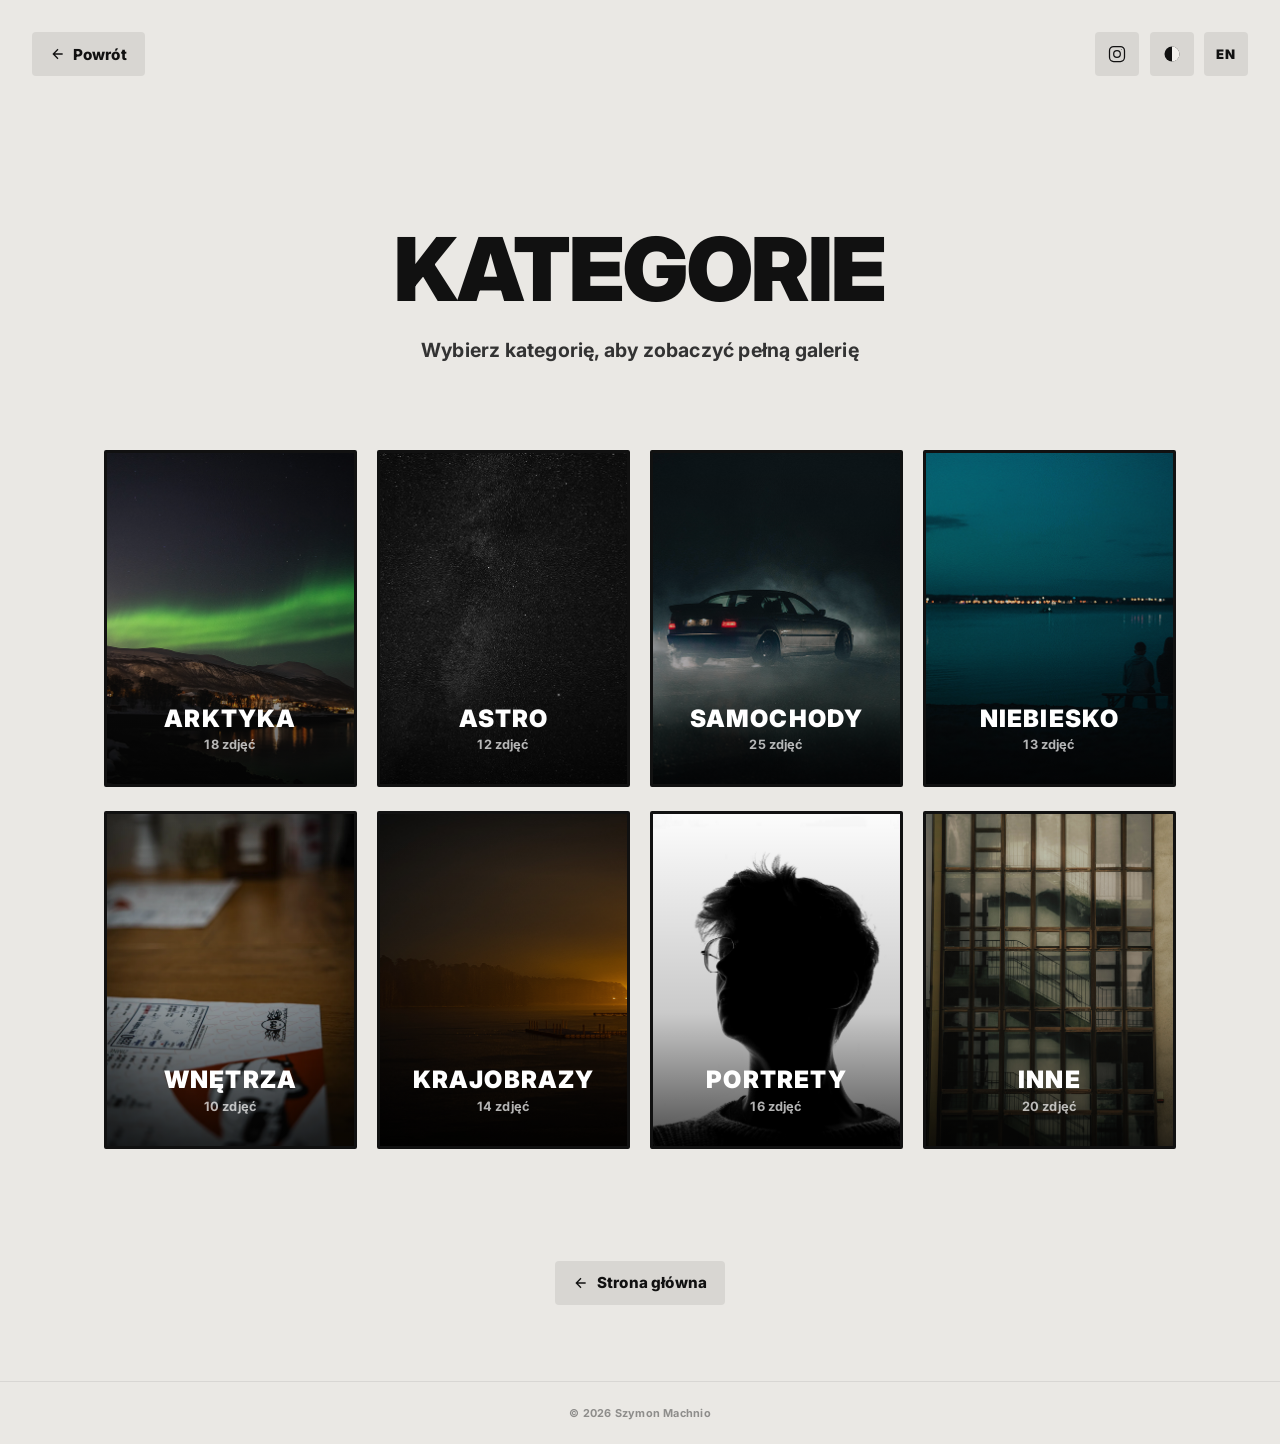
<file: categories.html>
<!DOCTYPE html>
<html lang="pl">

<head>
  <meta charset="UTF-8">
  <meta name="viewport" content="width=device-width, initial-scale=1.0">
  <meta name="description" content="Photography Categories — Szymon Machnio">
  <meta http-equiv="Cache-Control" content="no-cache, no-store, must-revalidate">
  <meta http-equiv="Pragma" content="no-cache">
  <meta http-equiv="Expires" content="0">
  <meta property="og:title" content="Szymon Machnio - Categories">
  <meta property="og:description"
    content="Browse Szymon Machnio's photo categories — arctic, astrophotography, automotive, landscapes, and more.">
  <meta property="og:image" content="assets/images/Featured-Works/first.webp">
  <meta property="og:type" content="website">
  <title>Szymon Machnio - Categories</title>
  <link rel="icon" type="image/png" href="assets/images/favicon.png">
  <link rel="apple-touch-icon" sizes="180x180" href="assets/images/favicon.png">
  <link rel="manifest" href="manifest.json">
  <link rel="stylesheet" href="css/styles.css?v=1.1">
</head>

<body>


  <header class="header" id="header">
    <nav class="nav nav--left" data-i18n-aria="aria.nav" aria-label="Nawigacja">
      <a href="index.html" class="btn">
        <svg viewBox="0 0 24 24" fill="none" stroke="currentColor" stroke-width="2"
          style="width:1rem;height:1rem;margin-right:0.4rem" aria-hidden="true">
          <path d="M19 12H5M12 5l-7 7 7 7" />
        </svg>
        <span data-i18n="categories.return">Powrót</span>
      </a>
    </nav>

    <div class="nav nav--right">
      <a href="https://www.instagram.com/szymon_machnie_photo/" class="btn btn--icon" target="_blank"
        rel="noopener noreferrer" data-i18n-aria="aria.instagram" aria-label="Instagram">
        <svg viewBox="0 0 24 24" fill="none" stroke="currentColor" stroke-width="1.5" aria-hidden="true">
          <rect x="3" y="3" width="18" height="18" rx="5" />
          <circle cx="12" cy="12" r="4" />
          <circle cx="17.5" cy="6.5" r="0.5" fill="currentColor" stroke="none" />
        </svg>
      </a>
      <button type="button" class="btn btn--icon" id="theme-toggle" data-i18n-aria="aria.theme"
        aria-label="Przełącz motyw">
        <svg viewBox="0 0 24 24" aria-hidden="true">
          <circle cx="12" cy="12" r="9" fill="currentColor" />
          <path d="M12 3 A9 9 0 0 1 12 21 Z" class="theme-toggle-contrast" />
        </svg>
      </button>
      <button type="button" class="btn btn--lang" id="lang-toggle" data-i18n-aria="aria.lang" aria-label="Zmień język">
        <span class="lang-toggle__label">EN</span>
      </button>
    </div>
  </header>

  <div class="page" id="page">
    <main>
      <section class="categories-hero">
        <h1 class="categories-hero__title" data-i18n="categories.title">Kategorie</h1>
        <p class="categories-hero__subtitle" data-i18n="categories.subtitle">Wybierz kategorię, aby zobaczyć pełną
          galerię</p>
      </section>

      <!-- row 1: 4 cards -->
      <div class="categories-grid">
        <a href="category.html?cat=arctic" class="category-card" aria-label="Arctic">
          <img src="assets/images/Works/arctic.webp" alt="Arctic" class="category-card__img" loading="lazy">
          <div class="category-card__overlay">
            <span class="category-card__name" data-i18n="cat.arctic.name">Arktyka</span>
            <span class="category-card__count" data-count="18">18 zdjęć</span>
          </div>
        </a>

        <a href="category.html?cat=astro" class="category-card" aria-label="Astro">
          <img src="assets/images/Works/astro.webp" alt="Astro" class="category-card__img" loading="lazy">
          <div class="category-card__overlay">
            <span class="category-card__name" data-i18n="cat.astro.name">Astro</span>
            <span class="category-card__count" data-count="12">12 zdjęć</span>
          </div>
        </a>

        <a href="category.html?cat=automotive" class="category-card" aria-label="Automotive">
          <img src="assets/images/Works/automotive.webp" alt="Automotive" class="category-card__img" loading="lazy">
          <div class="category-card__overlay">
            <span class="category-card__name" data-i18n="cat.automotive.name">Samochody</span>
            <span class="category-card__count" data-count="25">25 zdjęć</span>
          </div>
        </a>

        <a href="category.html?cat=blue" class="category-card" aria-label="Blue">
          <img src="assets/images/Works/blue.webp" alt="Blue" class="category-card__img" loading="lazy">
          <div class="category-card__overlay">
            <span class="category-card__name" data-i18n="cat.blue.name">Niebiesko</span>
            <span class="category-card__count" data-count="13">13 zdjęć</span>
          </div>
        </a>
      </div>

      <!-- row 2: 4 cards -->
      <div class="categories-grid categories-grid--bottom">
        <a href="category.html?cat=interiors" class="category-card" aria-label="Interiors">
          <img src="assets/images/Works/interiors.webp" alt="Interiors" class="category-card__img" loading="lazy">
          <div class="category-card__overlay">
            <span class="category-card__name" data-i18n="cat.interiors.name">Wnętrza</span>
            <span class="category-card__count" data-count="10">10 zdjęć</span>
          </div>
        </a>

        <a href="category.html?cat=landscapes" class="category-card" aria-label="Landscapes">
          <img src="assets/images/Works/landscapes.webp" alt="Landscapes" class="category-card__img" loading="lazy">
          <div class="category-card__overlay">
            <span class="category-card__name" data-i18n="cat.landscapes.name">Krajobrazy</span>
            <span class="category-card__count" data-count="14">14 zdjęć</span>
          </div>
        </a>

        <a href="category.html?cat=portraits" class="category-card" aria-label="Portraits">
          <img src="assets/images/Works/portrait.webp" alt="Portraits" class="category-card__img" loading="lazy">
          <div class="category-card__overlay">
            <span class="category-card__name" data-i18n="cat.portraits.name">Portrety</span>
            <span class="category-card__count" data-count="16">16 zdjęć</span>
          </div>
        </a>

        <a href="category.html?cat=other" class="category-card" aria-label="Other">
          <img src="assets/images/Works/other.webp" alt="Other" class="category-card__img" loading="lazy">
          <div class="category-card__overlay">
            <span class="category-card__name" data-i18n="cat.other.name">Inne</span>
            <span class="category-card__count" data-count="20">20 zdjęć</span>
          </div>
        </a>
      </div>

      <div class="categories-back">
        <a href="index.html" class="btn">
          <svg viewBox="0 0 24 24" fill="none" stroke="currentColor" stroke-width="2" aria-hidden="true">
            <path d="M19 12H5M12 5l-7 7 7 7" />
          </svg>
          <span data-i18n="categories.back">Strona główna</span>
        </a>
      </div>
    </main>

    <footer class="footer">
      <p class="footer__copy" id="footer-year" data-i18n="footer.copy">&copy; Szymon Machnio</p>
    </footer>
  </div>

  <script src="js/i18n.js?v=1.1"></script>
  <script src="js/theme.js?v=1.1"></script>
  <script>
    /* ── i18n ── */
    initI18n();

    /* ── Footer year ── */
    (function () {
      var el = document.querySelector(".footer__copy");
      if (el) {
        el.textContent = "\u00A9 " + new Date().getFullYear() + " Szymon Machnio";
      }
    })();

    // Update photo counts when language changes
    function updatePhotoCounts() {
      const lang = getSavedLang();
      const word = lang === "pl" ? "zdjęć" : "photos";
      document.querySelectorAll(".category-card__count[data-count]").forEach(el => {
        el.textContent = el.getAttribute("data-count") + " " + word;
      });
    }
    updatePhotoCounts();

    document.addEventListener("langchange", updatePhotoCounts);
  </script>
</body>

</html>
</file>
<file: css/styles.css>
@font-face {
  font-family: 'Inter';
  src:
    url('../assets/fonts/Inter-VariableFont_opsz,wght.ttf') format('truetype-variations'),
    url('../assets/fonts/Inter-VariableFont_opsz,wght.ttf') format('truetype');
  font-weight: 100 900;
  font-style: normal;
  font-display: swap;
}

*,
*::before,
*::after {
  box-sizing: border-box;
  margin: 0;
  padding: 0;
}

:root {
  --bg: #eae8e4;
  --bg-btn: #d8d6d2;
  --text: #111111;
  --text-muted: #333333;
  --contrast: #f2f0ec;

  --blur-duration: 0.75s;
  --gallery-border: var(--text);
  --header-pad: clamp(1.25rem, 3vw, 2rem);
  --btn-height: clamp(2.25rem, 5vw, 2.75rem);
  --btn-font: clamp(0.8rem, 2vw, 0.95rem);
  --btn-icon: clamp(2.25rem, 5vw, 2.75rem);
  --btn-icon-svg: clamp(1.05rem, 2.8vw, 1.25rem);
}

[data-theme="dark"] {
  --bg: #111111;
  --bg-btn: #2a2a2a;
  --text: #eae8e4;
  --text-muted: #c8c6c2;
  --contrast: #111111;

  --gallery-border: var(--text);
}

html {
  scroll-behavior: smooth;
}

body {
  font-family: 'Inter', sans-serif;
  font-optical-sizing: auto;
  background-color: var(--bg);
  color: var(--text);
  min-height: 100dvh;
  overflow-x: hidden;
  transition: background-color 0.35s ease, color 0.35s ease;
}



.page {
  position: relative;
  z-index: 1;
  min-height: 100dvh;
  will-change: filter, opacity;
  transform: translateZ(0);
  animation: blur-reveal var(--blur-duration) cubic-bezier(0.33, 1, 0.68, 1) forwards;
}

@keyframes blur-reveal {
  0% {
    filter: blur(14px);
    opacity: 0.3;
  }
  70% {
    filter: blur(3px);
    opacity: 0.85;
  }
  100% {
    filter: blur(0.01px);
    opacity: 1;
  }
}

.header {
  position: fixed;
  top: 0;
  left: 0;
  right: 0;
  z-index: 20;
  display: flex;
  justify-content: space-between;
  align-items: flex-start;
  padding: var(--header-pad);
  gap: 1rem;
  flex-wrap: wrap;
  pointer-events: none;
}

.header .btn,
.header a {
  pointer-events: auto;
}

.nav {
  display: flex;
  gap: clamp(0.45rem, 1.2vw, 0.65rem);
  flex-wrap: wrap;
}

.btn {
  display: inline-flex;
  align-items: center;
  justify-content: center;
  min-height: var(--btn-height);
  padding: 0.4rem clamp(0.85rem, 2.5vw, 1.15rem);
  background: var(--bg-btn);
  color: var(--text);
  border: none;
  border-radius: 4px;
  font-family: "Inter", system-ui, -apple-system, sans-serif;
  font-size: var(--btn-font);
  font-weight: 800;
  letter-spacing: 0.01em;
  text-decoration: none;
  cursor: pointer;
  transition:
    background-color 0.25s ease,
    color 0.25s ease,
    transform 0.2s ease,
    box-shadow 0.25s ease;
  white-space: nowrap;
}

.btn:hover {
  transform: translateY(-2px);
  box-shadow: 0 4px 12px rgba(0, 0, 0, 0.15);
  background: color-mix(in srgb, var(--bg-btn) 85%, var(--text));
}

.btn:active {
  transform: translateY(0);
  box-shadow: none;
}

.btn--icon {
  width: var(--btn-icon);
  height: var(--btn-icon);
  padding: 0;
}

.btn--icon svg {
  width: var(--btn-icon-svg);
  height: var(--btn-icon-svg);
}

.theme-toggle-contrast {
  fill: var(--contrast);
}

.btn--lang {
  min-width: var(--btn-icon);
  height: var(--btn-icon);
  padding: 0 0.5rem;
  font-family: "Inter", system-ui, -apple-system, sans-serif;
  font-size: clamp(0.7rem, 1.8vw, 0.82rem);
  font-weight: 900;
  letter-spacing: 0.06em;
  text-transform: uppercase;
}

.lang-toggle__label {
  pointer-events: none;
}

.hero {
  position: relative;
  display: flex;
  align-items: center;
  justify-content: center;
  padding: clamp(2rem, 8vw, 4rem) clamp(1rem, 4vw, 2rem);
  min-height: 100dvh;
}

.hero__title {
  font-family: "Inter", system-ui, -apple-system, sans-serif;
  font-size: clamp(2.75rem, 12.5vw, 9.5rem);
  font-weight: 900;
  letter-spacing: -0.03em;
  line-height: 0.92;
  text-align: center;
  text-transform: uppercase;
  width: 100%;
  max-width: 96vw;
  word-break: break-word;
}

.section {
  padding: clamp(3rem, 10vw, 6rem) clamp(1.5rem, 6vw, 4rem);
  max-width: 1200px;
  margin: 0 auto;
  width: 100%;
}

.section--centered {
  text-align: center;
  display: flex;
  flex-direction: column;
  align-items: center;
}

.section--full {
  min-height: 100dvh;
  display: flex;
  flex-direction: column;
  align-items: center;
  justify-content: center;
}

.section-divider {
  width: clamp(2rem, 8vw, 4rem);
  height: 1px;
  background: color-mix(in srgb, var(--text) 15%, transparent);
  margin: 0 auto;
  transition: background 0.35s ease;
}

.section__title {
  font-family: "Inter", system-ui, -apple-system, sans-serif;
  font-size: clamp(1.25rem, 4vw, 2rem);
  font-weight: 800;
  text-transform: uppercase;
  letter-spacing: 0.04em;
  margin-bottom: clamp(1.5rem, 4vw, 2.5rem);
}

.section__text {
  font-family: 'Inter', sans-serif;
  font-size: clamp(1.08rem, 2.8vw, 1.35rem);
  font-weight: 700;
  letter-spacing: -0.01em;
  line-height: 1.75;
  color: var(--text-muted);
  max-width: 55ch;
}

.section__text a {
  color: inherit;
  text-decoration: underline;
  text-underline-offset: 3px;
  transition: opacity 0.2s ease;
}

.section__text a:hover {
  opacity: 0.7;
}

.gallery {
  display: grid;
  grid-template-columns: repeat(4, 1fr);
  gap: clamp(0.75rem, 2vw, 1.25rem);
  max-width: 1200px;
  margin: 0 auto;
}

.gallery__item {
  aspect-ratio: 4 / 5;
  background: var(--bg-btn);
  border-radius: 2px;
  overflow: hidden;
  border: 3px solid var(--gallery-border);
  cursor: pointer;
  transition: background-color 0.35s ease, border-color 0.35s ease;
}

.section__cta {
  margin-top: clamp(2rem, 5vw, 3rem);
  text-align: center;
}

.btn--cta {
  gap: 0.6rem;
  padding: 0.6rem clamp(1.25rem, 3vw, 1.75rem);
  font-size: clamp(0.85rem, 2vw, 1rem);
  letter-spacing: 0.04em;
  text-transform: uppercase;
}

.btn--cta svg {
  width: 1.15rem;
  height: 1.15rem;
  transition: transform 0.25s ease;
}

.btn--cta:hover svg {
  transform: translateX(4px);
}

.gallery__item img {
  width: 100%;
  height: 100%;
  object-fit: cover;
  display: block;
  transition: transform 0.4s cubic-bezier(0.22, 1, 0.36, 1);
}

.gallery__item:hover img {
  transform: scale(1.03);
}

.gallery__item:focus-visible {
  outline: 2px solid var(--text);
  outline-offset: 2px;
}

.scroll-hint {
  position: absolute;
  bottom: clamp(1.25rem, 4vw, 2.5rem);
  left: 50%;
  transform: translateX(-50%);
  color: var(--text);
  opacity: 0.5;
  pointer-events: none;
  transition: opacity 0.4s ease;
  z-index: 5;
}

.scroll-hint--hidden {
  opacity: 0;
}

.scroll-hint svg {
  width: clamp(1rem, 2.8vw, 1.25rem);
  height: clamp(1rem, 2.8vw, 1.25rem);
  animation: bounce 2s ease-in-out infinite;
}

.footer {
  padding: clamp(1rem, 3vw, 1.5rem) clamp(1.5rem, 6vw, 4rem);
  border-top: 1px solid color-mix(in srgb, var(--text) 8%, transparent);
  text-align: center;
}

.footer__copy {
  font-family: 'Inter', sans-serif;
  font-size: clamp(0.58rem, 1.45vw, 0.68rem);
  font-weight: 700;
  color: var(--text-muted);
  opacity: 0.5;
  letter-spacing: 0.02em;
}

/* ── Lightbox ── */
.lightbox {
  position: fixed;
  inset: 0;
  z-index: 100;
  display: flex;
  align-items: center;
  justify-content: center;
  background: rgba(0, 0, 0, 0.92);
  opacity: 0;
  visibility: hidden;
  transition: opacity 0.3s ease, visibility 0.3s ease;
  cursor: pointer;
  user-select: none;
}

.lightbox--open {
  opacity: 1;
  visibility: visible;
}

.lightbox__toolbar {
  position: absolute;
  top: 0;
  left: 0;
  right: 0;
  display: flex;
  justify-content: flex-end;
  align-items: center;
  gap: 0.25rem;
  padding: clamp(0.75rem, 2vw, 1.25rem) clamp(1rem, 3vw, 2rem);
  z-index: 103;
}

.lightbox__counter {
  font-family: "Inter", system-ui, -apple-system, sans-serif;
  font-size: clamp(0.7rem, 1.5vw, 0.85rem);
  font-weight: 800;
  color: rgba(255, 255, 255, 0.6);
  letter-spacing: 0.05em;
  margin-right: auto;
}

.lightbox__btn {
  width: clamp(2rem, 5vw, 2.5rem);
  height: clamp(2rem, 5vw, 2.5rem);
  display: flex;
  align-items: center;
  justify-content: center;
  background: rgba(255, 255, 255, 0.08);
  border: none;
  border-radius: 4px;
  color: #fff;
  cursor: pointer;
  transition: background 0.2s ease, opacity 0.2s ease;
  flex-shrink: 0;
}

.lightbox__btn:hover {
  background: rgba(255, 255, 255, 0.18);
}

.lightbox__btn svg {
  width: clamp(1rem, 2.5vw, 1.25rem);
  height: clamp(1rem, 2.5vw, 1.25rem);
}

.lightbox__nav {
  position: absolute;
  top: 50%;
  transform: translateY(-50%);
  width: clamp(2.5rem, 6vw, 3.5rem);
  height: clamp(2.5rem, 6vw, 3.5rem);
  display: flex;
  align-items: center;
  justify-content: center;
  background: rgba(255, 255, 255, 0.08);
  border: none;
  border-radius: 50%;
  color: #fff;
  cursor: pointer;
  z-index: 102;
  transition: background 0.2s ease, transform 0.2s ease;
}

.lightbox__nav:hover {
  background: rgba(255, 255, 255, 0.2);
}

.lightbox__nav:active {
  transform: translateY(-50%) scale(0.92);
}

.lightbox__nav svg {
  width: clamp(1.15rem, 3vw, 1.5rem);
  height: clamp(1.15rem, 3vw, 1.5rem);
}

.lightbox__prev {
  left: clamp(0.75rem, 2vw, 1.5rem);
}

.lightbox__next {
  right: clamp(0.75rem, 2vw, 1.5rem);
}

.lightbox__img-wrap {
  display: flex;
  align-items: center;
  justify-content: center;
  width: 100%;
  height: 100%;
  overflow: hidden;
  cursor: default;
}

.lightbox__img {
  max-width: 88vw;
  max-height: 88vh;
  object-fit: contain;
  border-radius: 2px;
  transform: scale(0.95);
  transition: transform 0.3s cubic-bezier(0.22, 1, 0.36, 1);
  pointer-events: none;
}

.lightbox--open .lightbox__img {
  transform: scale(1);
}

@keyframes bounce {
  0%, 100% { transform: translateY(0); }
  50% { transform: translateY(4px); }
}

@media (max-width: 1024px) {
  .gallery {
    grid-template-columns: repeat(2, 1fr);
  }
}

@media (max-width: 600px) {
  .gallery {
    grid-template-columns: 1fr;
  }

  .lightbox__nav {
    width: 2.25rem;
    height: 2.25rem;
  }
}

@media (max-width: 480px) {
  .header {
    flex-direction: column;
    align-items: stretch;
  }

  .nav--left,
  .nav--right {
    justify-content: center;
  }

  .nav--right {
    align-self: center;
  }

  .hero__title {
    letter-spacing: -0.01em;
  }
}

@media (prefers-reduced-motion: reduce) {
  .page {
    animation: none;
    filter: none;
    opacity: 1;
  }

  .scroll-hint svg {
    animation: none;
  }

  html {
    scroll-behavior: auto;
  }

  .lightbox,
  .lightbox__img {
    transition: none;
  }
}

/* ── Category page ── */
.category-hero {
  display: flex;
  flex-direction: column;
  align-items: center;
  justify-content: center;
  min-height: 45vh;
  padding: clamp(7rem, 14vw, 11rem) clamp(1.5rem, 6vw, 4rem) clamp(2rem, 6vw, 3rem);
}

.category-hero__title {
  font-family: "Inter", system-ui, -apple-system, sans-serif;
  font-size: clamp(2rem, 8vw, 5rem);
  font-weight: 900;
  letter-spacing: -0.02em;
  text-transform: uppercase;
  text-align: center;
}

.category-hero__subtitle {
  font-family: 'Inter', sans-serif;
  font-size: clamp(0.9rem, 2.35vw, 1.14rem);
  font-weight: 700;
  letter-spacing: 0.01em;
  color: var(--text-muted);
  margin-top: 1rem;
  text-align: center;
}

.category-gallery {
  position: relative;
  max-width: 1400px;
  margin: 0 auto;
  padding: 0 clamp(1.5rem, 6vw, 4rem) clamp(3rem, 8vw, 6rem);
}

.category-gallery__item {
  position: absolute;
  left: 0;
  top: 0;
  opacity: 0;
  background: var(--bg-btn);
  border-radius: 2px;
  overflow: hidden;
  border: 3px solid var(--gallery-border);
  cursor: pointer;
  transform: translate3d(var(--m-x, 0), var(--m-y, 0), 0);
  transition: opacity 0.4s ease, background-color 0.35s ease, border-color 0.35s ease;
}

/* Reveal & enable smooth repositioning once masonry has computed layout */
.category-gallery.masonry--ready .category-gallery__item {
  opacity: 1;
  transition: opacity 0.4s ease, transform 0.3s ease,
    background-color 0.35s ease, border-color 0.35s ease;
}

.category-gallery__item:hover {
  transform: translate3d(var(--m-x, 0), var(--m-y, 0), 0) scale(1.015);
}

.category-gallery__item img {
  width: 100%;
  height: auto;
  display: block;
  transition: transform 0.4s cubic-bezier(0.22, 1, 0.36, 1);
}

.category-gallery__item:hover img {
  transform: scale(1.03);
}

.category-nav {
  display: flex;
  justify-content: center;
  gap: 1rem;
  padding: 0 clamp(1.5rem, 6vw, 4rem) clamp(3rem, 6vw, 5rem);
  flex-wrap: wrap;
}

.category-nav .btn {
  gap: 0.5rem;
}

.category-nav svg {
  width: 1rem;
  height: 1rem;
}

/* ── Categories page ── */
.categories-hero {
  display: flex;
  flex-direction: column;
  align-items: center;
  justify-content: center;
  min-height: 50vh;
  padding: clamp(7rem, 14vw, 11rem) clamp(1.5rem, 6vw, 4rem) clamp(2rem, 6vw, 3rem);
}

.categories-hero__title {
  font-family: "Inter", system-ui, -apple-system, sans-serif;
  font-size: clamp(2.25rem, 8vw, 5.5rem);
  font-weight: 900;
  letter-spacing: -0.02em;
  text-transform: uppercase;
  text-align: center;
}

.categories-hero__subtitle {
  font-family: 'Inter', sans-serif;
  font-size: clamp(0.95rem, 2.35vw, 1.22rem);
  font-weight: 700;
  letter-spacing: 0.01em;
  color: var(--text-muted);
  margin-top: 1rem;
  text-align: center;
}

.categories-grid {
  display: grid;
  grid-template-columns: repeat(4, 1fr);
  gap: clamp(0.75rem, 2vw, 1.25rem);
  max-width: 1200px;
  margin: 0 auto;
  padding: 0 clamp(1.5rem, 6vw, 4rem) clamp(1rem, 2vw, 1.5rem);
}

.categories-grid--bottom {
  grid-template-columns: repeat(4, 1fr);
  padding-top: 0;
  padding-bottom: clamp(4rem, 10vw, 7rem);
}

.category-card {
  position: relative;
  aspect-ratio: 3 / 4;
  border-radius: 2px;
  overflow: hidden;
  border: 3px solid var(--gallery-border);
  text-decoration: none;
  color: #fff;
  display: block;
  transition: border-color 0.35s ease, transform 0.35s cubic-bezier(0.22, 1, 0.36, 1);
}

.category-card:hover {
  transform: translateY(-4px);
}

.category-card__img {
  width: 100%;
  height: 100%;
  object-fit: cover;
  display: block;
  transition: transform 0.5s cubic-bezier(0.22, 1, 0.36, 1);
}

.category-card:hover .category-card__img {
  transform: scale(1.05);
}

.category-card__overlay {
  position: absolute;
  inset: 0;
  background: linear-gradient(to top, rgba(0, 0, 0, 0.7) 0%, rgba(0, 0, 0, 0.2) 40%, transparent 100%);
  display: flex;
  flex-direction: column;
  align-items: center;
  justify-content: flex-end;
  padding: clamp(1.25rem, 3vw, 2rem);
  transition: background 0.35s ease;
}

.category-card:hover .category-card__overlay {
  background: linear-gradient(to top, rgba(0, 0, 0, 0.8) 0%, rgba(0, 0, 0, 0.3) 50%, rgba(0, 0, 0, 0.1) 100%);
}

.category-card__name {
  font-family: "Inter", system-ui, -apple-system, sans-serif;
  font-size: clamp(1rem, 2.5vw, 1.5rem);
  font-weight: 900;
  text-transform: uppercase;
  letter-spacing: 0.05em;
}

.category-card__count {
  font-family: 'Inter', sans-serif;
  font-size: clamp(0.62rem, 1.45vw, 0.8rem);
  font-weight: 700;
  letter-spacing: 0.01em;
  opacity: 0.7;
  margin-top: 0.3rem;
}

.categories-back {
  text-align: center;
  padding: 0 clamp(1.5rem, 6vw, 4rem) clamp(3rem, 6vw, 5rem);
}

.categories-back .btn {
  gap: 0.5rem;
}

.categories-back svg {
  width: 1rem;
  height: 1rem;
}

@media (max-width: 900px) {
  .categories-grid {
    grid-template-columns: repeat(2, 1fr);
  }

  .categories-grid--bottom {
    grid-template-columns: repeat(2, 1fr);
  }
}

@media (max-width: 500px) {

  .categories-grid,
  .categories-grid--bottom {
    grid-template-columns: 1fr;
  }
}
</file>
